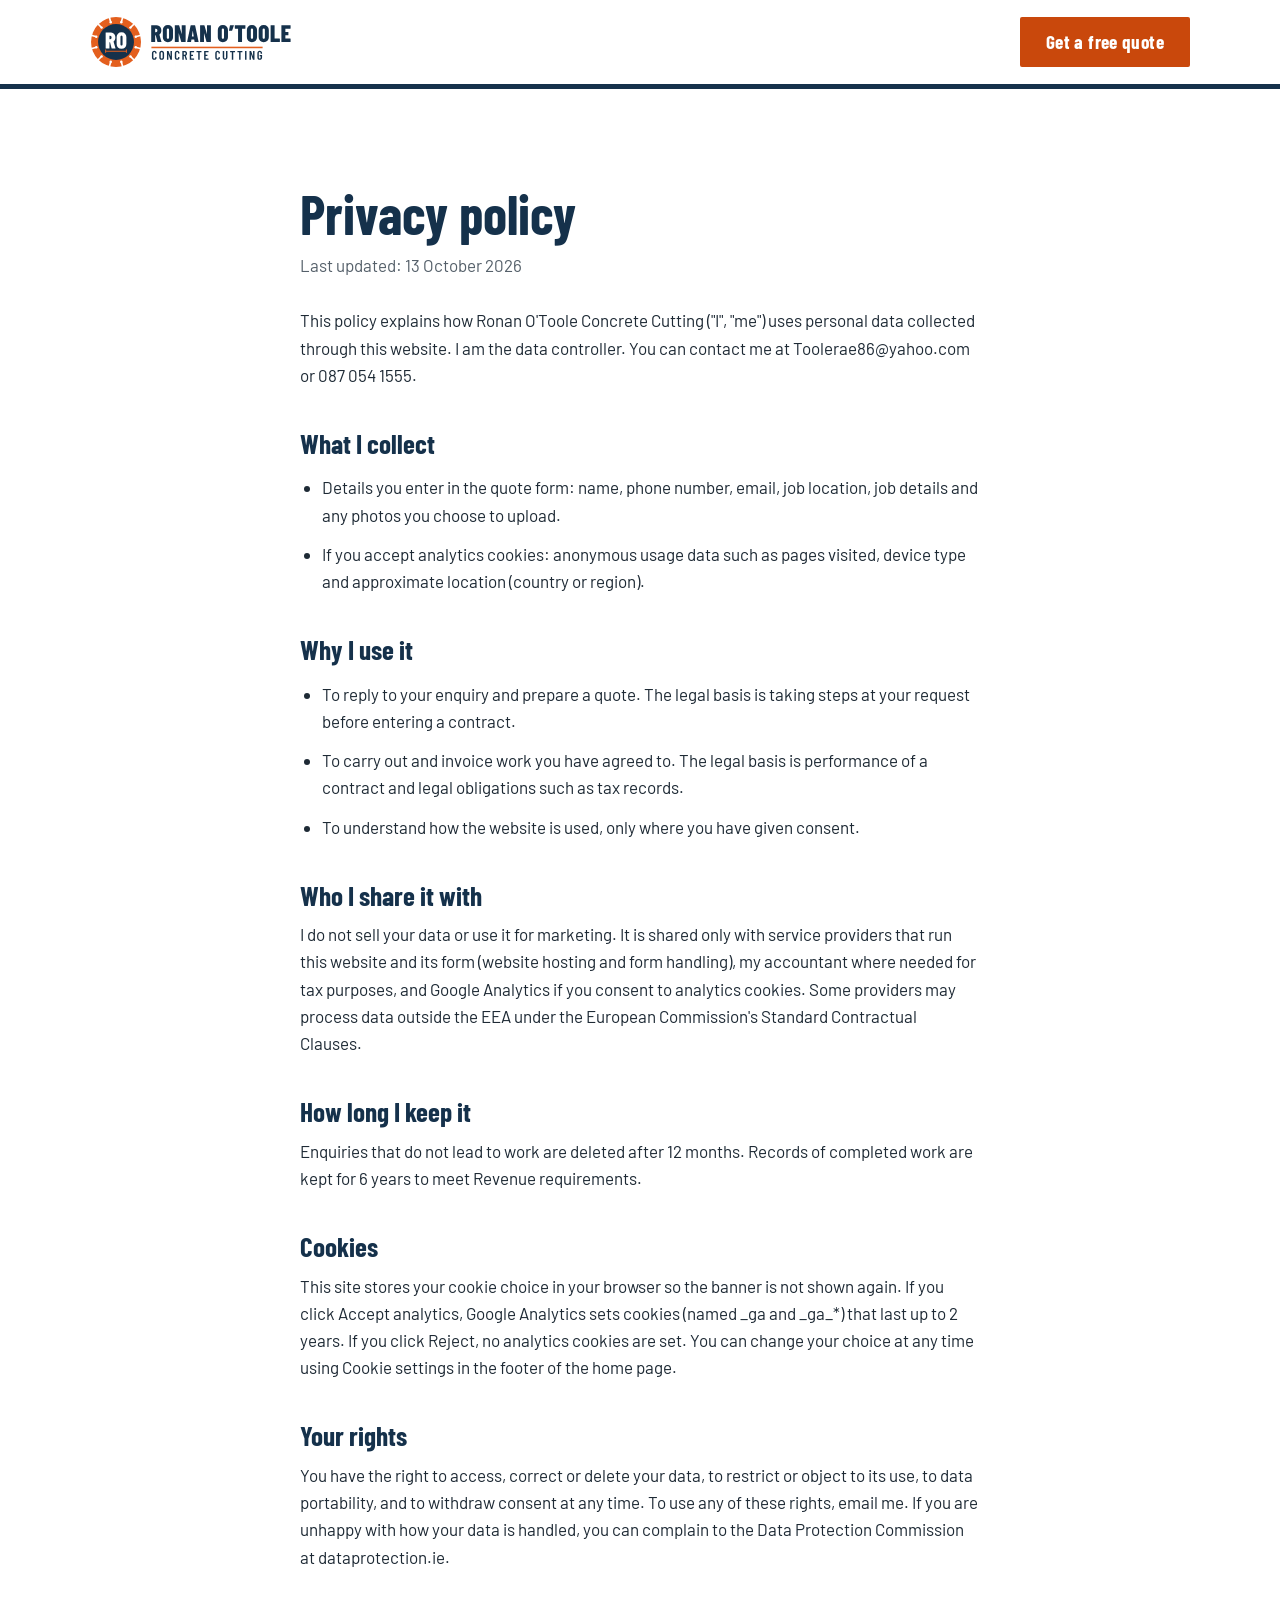
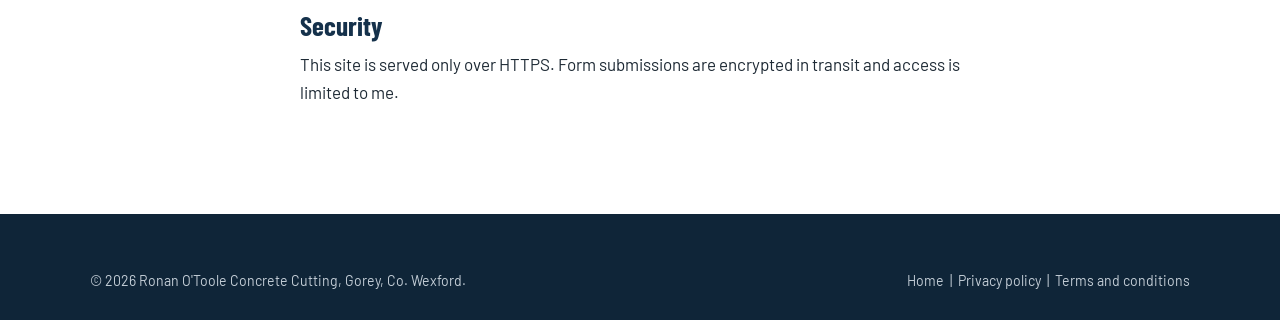
<file: privacy.html>
<!doctype html>
<html lang="en-IE">
<head>
<meta charset="utf-8">
<meta name="viewport" content="width=device-width, initial-scale=1, viewport-fit=cover">
<title>Privacy Policy | Ronan O'Toole Concrete Cutting</title>
<meta name="description" content="How Ronan O'Toole Concrete Cutting collects, uses and protects your personal data.">
<link rel="canonical" href="https://otoolecutting.ie/privacy.html">
<meta name="theme-color" content="#15314B">
<link rel="icon" href="assets/favicon.svg?v=451b79a6" type="image/svg+xml">
<link rel="icon" href="/assets/icon-192.png?v=ce5bff67" sizes="192x192" type="image/png">
<link rel="icon" href="assets/favicon-32.png?v=e3a708bb" sizes="32x32" type="image/png">
<link rel="apple-touch-icon" href="assets/apple-touch-icon.png?v=2dc33bfa">
<link rel="stylesheet" href="https://fonts.googleapis.com/css2?family=Barlow+Condensed:wght@600;700&family=Barlow:wght@400;600&display=swap">
<link rel="stylesheet" href="assets/style.css?v=d2e8f3e5">
</head>
<body>
<header class="simple-header"><div class="wrap">
<a class="logo" href="index.html"><img class="std" src="assets/logo.svg?v=3bca1841" alt="Ronan O'Toole Concrete Cutting, home" width="328" height="100"><img class="rev" src="assets/logo-reverse.svg?v=02b908e8" alt="" width="328" height="100"></a>
<a class="btn btn-primary" href="index.html#quote">Get a free quote</a>
</div></header>
<main id="main">
<article class="doc">
<h1>Privacy policy</h1>
<p class="updated">Last updated: 13 October 2026</p>
<p>This policy explains how Ronan O'Toole Concrete Cutting ("I", "me") uses personal data collected through this website. I am the data controller. You can contact me at Toolerae86@yahoo.com or 087 054 1555.</p>
<h2>What I collect</h2>
<ul><li>Details you enter in the quote form: name, phone number, email, job location, job details and any photos you choose to upload.</li><li>If you accept analytics cookies: anonymous usage data such as pages visited, device type and approximate location (country or region).</li></ul>
<h2>Why I use it</h2>
<ul><li>To reply to your enquiry and prepare a quote. The legal basis is taking steps at your request before entering a contract.</li><li>To carry out and invoice work you have agreed to. The legal basis is performance of a contract and legal obligations such as tax records.</li><li>To understand how the website is used, only where you have given consent.</li></ul>
<h2>Who I share it with</h2>
<p>I do not sell your data or use it for marketing. It is shared only with service providers that run this website and its form (website hosting and form handling), my accountant where needed for tax purposes, and Google Analytics if you consent to analytics cookies. Some providers may process data outside the EEA under the European Commission's Standard Contractual Clauses.</p>
<h2>How long I keep it</h2>
<p>Enquiries that do not lead to work are deleted after 12 months. Records of completed work are kept for 6 years to meet Revenue requirements.</p>
<h2 id="cookies">Cookies</h2>
<p>This site stores your cookie choice in your browser so the banner is not shown again. If you click Accept analytics, Google Analytics sets cookies (named _ga and _ga_*) that last up to 2 years. If you click Reject, no analytics cookies are set. You can change your choice at any time using Cookie settings in the footer of the home page.</p>
<h2>Your rights</h2>
<p>You have the right to access, correct or delete your data, to restrict or object to its use, to data portability, and to withdraw consent at any time. To use any of these rights, email me. If you are unhappy with how your data is handled, you can complain to the Data Protection Commission at dataprotection.ie.</p>
<h2>Security</h2>
<p>This site is served only over HTTPS. Form submissions are encrypted in transit and access is limited to me.</p>
</article>
</main>
<footer class="site-footer"><div class="wrap"><div class="legal" style="margin-top:0;border-top:0;padding-top:0">
<span>&copy; 2026 Ronan O'Toole Concrete Cutting, Gorey, Co. Wexford.</span>
<span><a href="index.html">Home</a> &nbsp;|&nbsp; <a href="privacy.html">Privacy policy</a> &nbsp;|&nbsp; <a href="terms.html">Terms and conditions</a></span>
</div></div></footer>
</body>
</html>
</file>
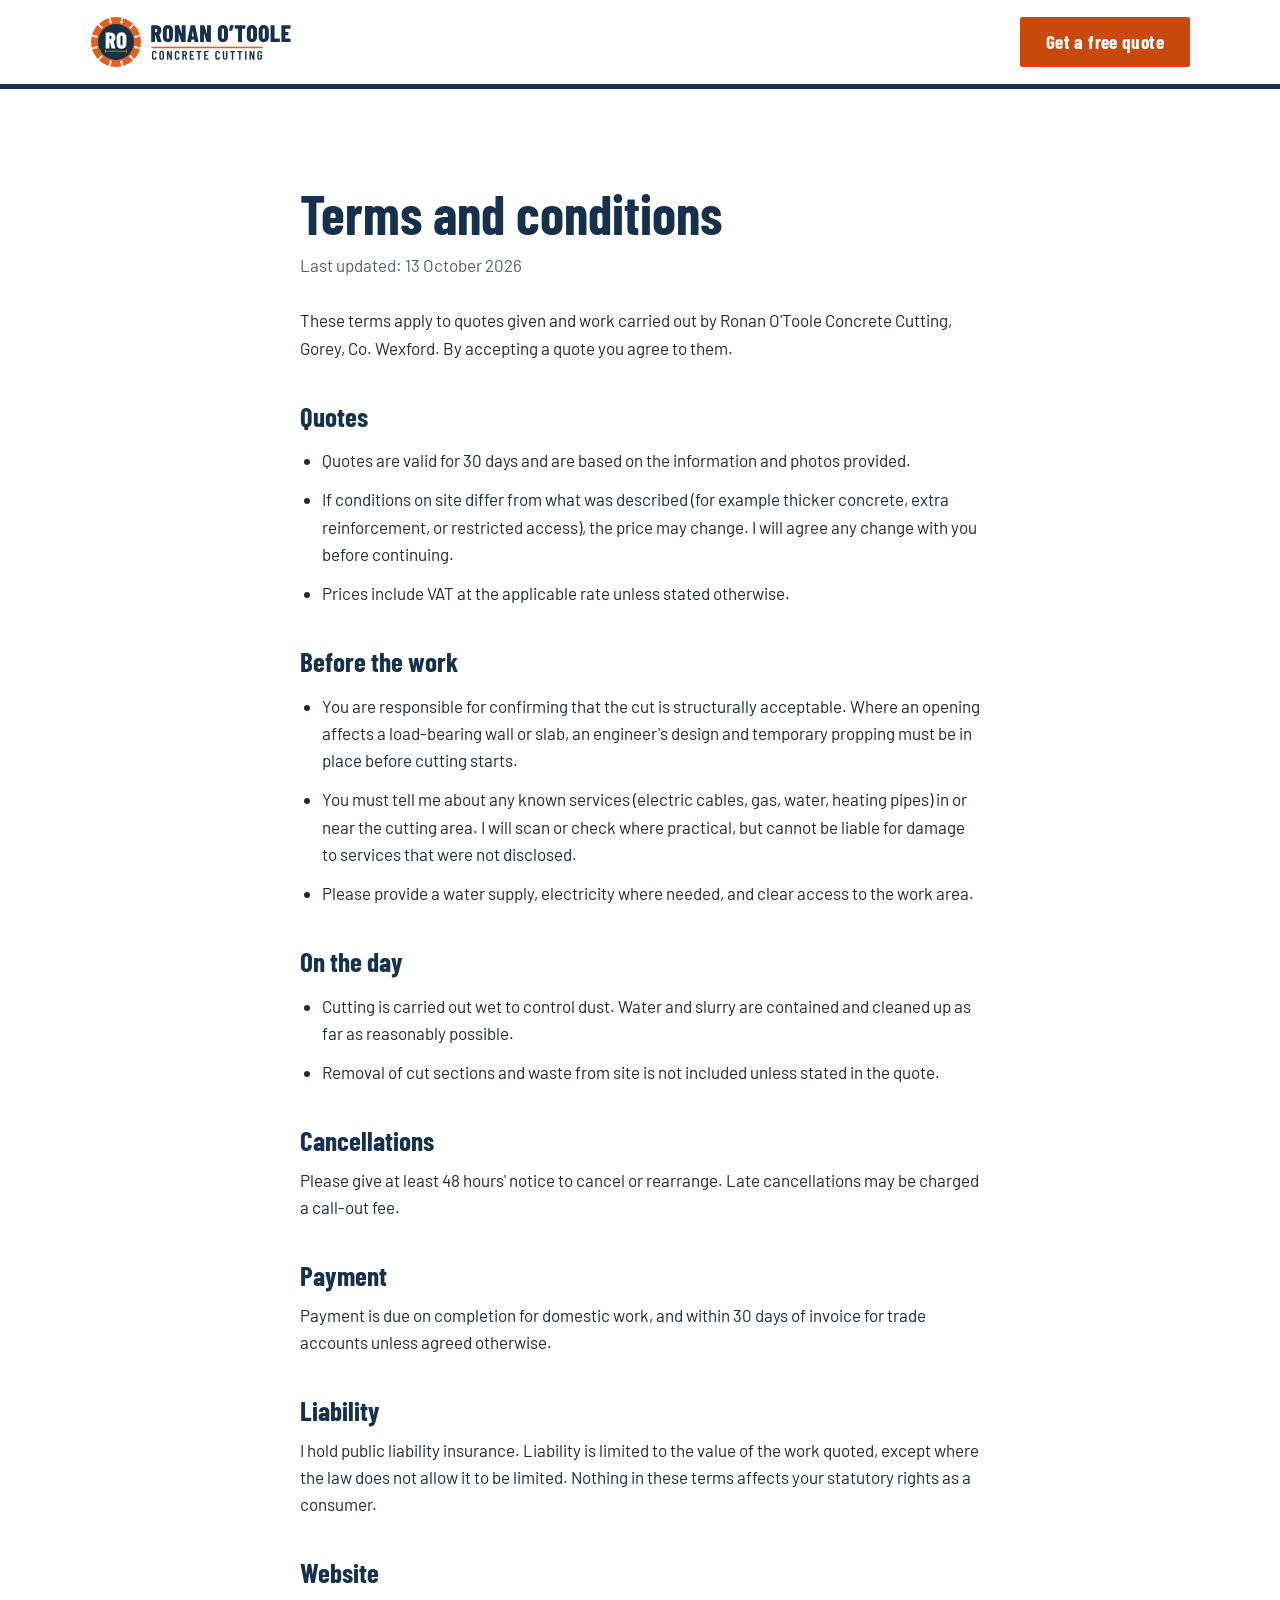
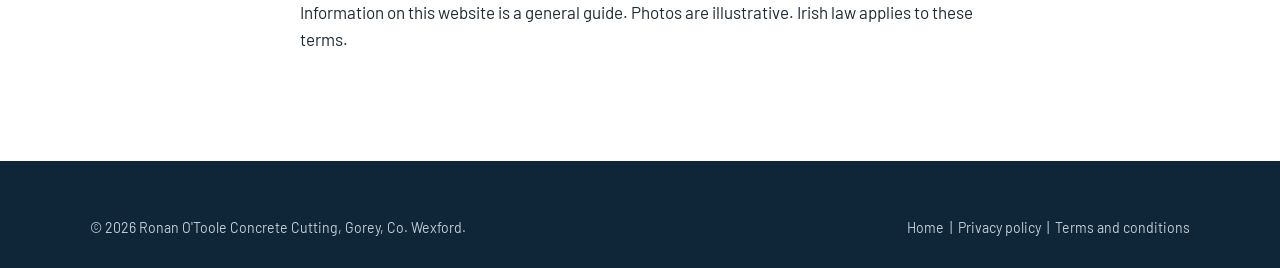
<file: terms.html>
<!doctype html>
<html lang="en-IE">
<head>
<meta charset="utf-8">
<meta name="viewport" content="width=device-width, initial-scale=1, viewport-fit=cover">
<title>Terms and Conditions | Ronan O'Toole Concrete Cutting</title>
<meta name="description" content="Terms for quotes and work carried out by Ronan O'Toole Concrete Cutting.">
<link rel="canonical" href="https://otoolecutting.ie/terms.html">
<meta name="theme-color" content="#15314B">
<link rel="icon" href="assets/favicon.svg?v=451b79a6" type="image/svg+xml">
<link rel="icon" href="/assets/icon-192.png?v=ce5bff67" sizes="192x192" type="image/png">
<link rel="icon" href="assets/favicon-32.png?v=e3a708bb" sizes="32x32" type="image/png">
<link rel="apple-touch-icon" href="assets/apple-touch-icon.png?v=2dc33bfa">
<link rel="stylesheet" href="https://fonts.googleapis.com/css2?family=Barlow+Condensed:wght@600;700&family=Barlow:wght@400;600&display=swap">
<link rel="stylesheet" href="assets/style.css?v=d2e8f3e5">
</head>
<body>
<header class="simple-header"><div class="wrap">
<a class="logo" href="index.html"><img class="std" src="assets/logo.svg?v=3bca1841" alt="Ronan O'Toole Concrete Cutting, home" width="328" height="100"><img class="rev" src="assets/logo-reverse.svg?v=02b908e8" alt="" width="328" height="100"></a>
<a class="btn btn-primary" href="index.html#quote">Get a free quote</a>
</div></header>
<main id="main">
<article class="doc">
<h1>Terms and conditions</h1>
<p class="updated">Last updated: 13 October 2026</p>
<p>These terms apply to quotes given and work carried out by Ronan O'Toole Concrete Cutting, Gorey, Co. Wexford. By accepting a quote you agree to them.</p>
<h2>Quotes</h2>
<ul><li>Quotes are valid for 30 days and are based on the information and photos provided.</li><li>If conditions on site differ from what was described (for example thicker concrete, extra reinforcement, or restricted access), the price may change. I will agree any change with you before continuing.</li><li>Prices include VAT at the applicable rate unless stated otherwise.</li></ul>
<h2>Before the work</h2>
<ul><li>You are responsible for confirming that the cut is structurally acceptable. Where an opening affects a load-bearing wall or slab, an engineer's design and temporary propping must be in place before cutting starts.</li><li>You must tell me about any known services (electric cables, gas, water, heating pipes) in or near the cutting area. I will scan or check where practical, but cannot be liable for damage to services that were not disclosed.</li><li>Please provide a water supply, electricity where needed, and clear access to the work area.</li></ul>
<h2>On the day</h2>
<ul><li>Cutting is carried out wet to control dust. Water and slurry are contained and cleaned up as far as reasonably possible.</li><li>Removal of cut sections and waste from site is not included unless stated in the quote.</li></ul>
<h2>Cancellations</h2>
<p>Please give at least 48 hours' notice to cancel or rearrange. Late cancellations may be charged a call-out fee.</p>
<h2>Payment</h2>
<p>Payment is due on completion for domestic work, and within 30 days of invoice for trade accounts unless agreed otherwise.</p>
<h2>Liability</h2>
<p>I hold public liability insurance. Liability is limited to the value of the work quoted, except where the law does not allow it to be limited. Nothing in these terms affects your statutory rights as a consumer.</p>
<h2>Website</h2>
<p>Information on this website is a general guide. Photos are illustrative. Irish law applies to these terms.</p>
</article>
</main>
<footer class="site-footer"><div class="wrap"><div class="legal" style="margin-top:0;border-top:0;padding-top:0">
<span>&copy; 2026 Ronan O'Toole Concrete Cutting, Gorey, Co. Wexford.</span>
<span><a href="index.html">Home</a> &nbsp;|&nbsp; <a href="privacy.html">Privacy policy</a> &nbsp;|&nbsp; <a href="terms.html">Terms and conditions</a></span>
</div></div></footer>
</body>
</html>
</file>
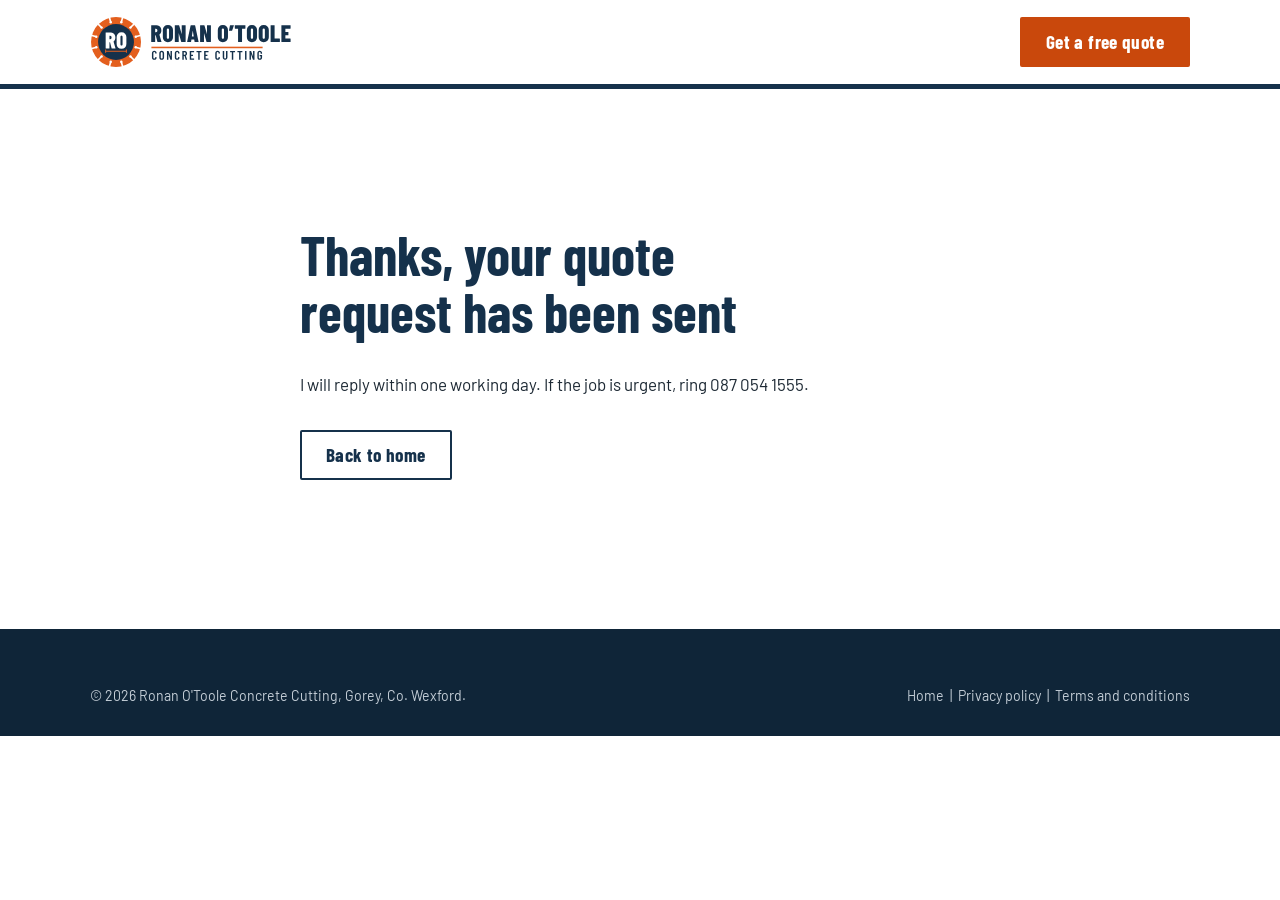
<file: thank-you.html>
<!doctype html>
<html lang="en-IE">
<head>
<meta charset="utf-8">
<meta name="viewport" content="width=device-width, initial-scale=1, viewport-fit=cover">
<title>Quote Request Sent | Ronan O'Toole Concrete Cutting</title>
<meta name="description" content="Your quote request has been sent.">
<meta name="robots" content="noindex">
<meta name="theme-color" content="#15314B">
<link rel="icon" href="assets/favicon.svg?v=451b79a6" type="image/svg+xml">
<link rel="icon" href="/assets/icon-192.png?v=ce5bff67" sizes="192x192" type="image/png">
<link rel="icon" href="assets/favicon-32.png?v=e3a708bb" sizes="32x32" type="image/png">
<link rel="apple-touch-icon" href="assets/apple-touch-icon.png?v=2dc33bfa">
<link rel="stylesheet" href="https://fonts.googleapis.com/css2?family=Barlow+Condensed:wght@600;700&family=Barlow:wght@400;600&display=swap">
<link rel="stylesheet" href="assets/style.css?v=d2e8f3e5">
</head>
<body>
<header class="simple-header"><div class="wrap">
<a class="logo" href="index.html"><img class="std" src="assets/logo.svg?v=3bca1841" alt="Ronan O'Toole Concrete Cutting, home" width="328" height="100"><img class="rev" src="assets/logo-reverse.svg?v=02b908e8" alt="" width="328" height="100"></a>
<a class="btn btn-primary" href="index.html#quote">Get a free quote</a>
</div></header>
<main id="main">
<section class="doc notfound">
<h1>Thanks, your quote request has been sent</h1>
<p>I will reply within one working day. If the job is urgent, ring 087 054 1555.</p>
<p><a class="btn btn-plain" href="index.html">Back to home</a></p>
</section>
</main>
<footer class="site-footer"><div class="wrap"><div class="legal" style="margin-top:0;border-top:0;padding-top:0">
<span>&copy; 2026 Ronan O'Toole Concrete Cutting, Gorey, Co. Wexford.</span>
<span><a href="index.html">Home</a> &nbsp;|&nbsp; <a href="privacy.html">Privacy policy</a> &nbsp;|&nbsp; <a href="terms.html">Terms and conditions</a></span>
</div></div></footer>
</body>
</html>
</file>
<file: assets/style.css>
/* Layout: white logo header over a full-width navy nav bar (the trade-site convention), split hero with a solid navy panel and photo, then white and stone bands on a 1180px grid. Square edges, orange reserved for actions. */
:root {
  --bg: #FFFFFF;
  --stone: #F1F2F0;
  --surface: #FFFFFF;
  --navy: #15314B;
  --navy-deep: #0F2538;
  --orange: #C9480C;
  --orange-hover: #A93B08;
  --orange-mark: #E35F1E;
  --ink: #15314B;
  --fg: #1E2A35;
  --muted: #55606A;
  --line: #DADDD9;
  --on-navy: #FFFFFF;
  --on-navy-muted: #C3CDD6;
  --link: #15314B;
  --ok: #2E7D4F;
  --err: #B3261E;
  --focus: #0B63CE;
  --field: #FFFFFF;
  --field-line: #8C959C;
  --display: "Barlow Condensed", "Arial Narrow", "Roboto Condensed", sans-serif;
  --body: "Barlow", "Segoe UI", system-ui, -apple-system, Arial, sans-serif;
  --wrap: 1180px;
  --gutter: clamp(16px, 4vw, 40px);
  --radius: 2px;
}
@media (prefers-color-scheme: dark) {
  :root:not([data-theme="light"]) {
    --bg: #0E1A25; --stone: #13212E; --surface: #172736; --navy: #15314B; --navy-deep: #0A1520;
    --ink: #F1F3F4; --fg: #E2E7EA; --muted: #A9B4BD; --line: #2A3B4B; --link: #F2A36F;
    --ok: #5CC489; --err: #FF8A80; --focus: #7FB3FF; --field: #0E1A25; --field-line: #5E6E7C; color-scheme: dark;
  }
}
:root[data-theme="dark"] {
  --bg: #0E1A25; --stone: #13212E; --surface: #172736; --navy: #15314B; --navy-deep: #0A1520;
  --ink: #F1F3F4; --fg: #E2E7EA; --muted: #A9B4BD; --line: #2A3B4B; --link: #F2A36F;
  --ok: #5CC489; --err: #FF8A80; --focus: #7FB3FF; --field: #0E1A25; --field-line: #5E6E7C; color-scheme: dark;
}

*, *::before, *::after { box-sizing: border-box; }
html { scroll-behavior: smooth; scroll-padding-top: 90px; }
@media (prefers-reduced-motion: reduce) { html { scroll-behavior: auto; } * { transition: none !important; } }
body { margin: 0; background: var(--bg); color: var(--fg); font: 400 17px/1.6 var(--body); -webkit-font-smoothing: antialiased; }
img { max-width: 100%; height: auto; display: block; }
.photo { filter: saturate(.8) contrast(1.04); }
a { color: var(--link); text-underline-offset: 3px; }
a:hover { text-decoration-thickness: 2px; }
:focus-visible { outline: 3px solid var(--focus); outline-offset: 2px; }
h1, h2, h3 { font-family: var(--display); font-weight: 700; line-height: 1.05; text-wrap: balance; margin: 0; color: var(--ink); }
h1 { font-size: clamp(2.5rem, 5.4vw, 4.1rem); }
h2 { font-size: clamp(2rem, 4vw, 2.9rem); }
h3 { font-size: 1.5rem; font-weight: 600; }
p { margin: 0; }
.wrap { max-width: var(--wrap); margin-inline: auto; padding-inline: var(--gutter); }
.skip { position: absolute; left: -999px; top: 0; background: var(--orange); color: #fff; padding: 10px 14px; z-index: 100; }
.skip:focus { left: 12px; top: 12px; }
.visually-hidden { position: absolute !important; width: 1px; height: 1px; overflow: hidden; clip: rect(0 0 0 0); white-space: nowrap; }

/* Buttons */
.btn { display: inline-flex; align-items: center; justify-content: center; gap: 10px; min-height: 50px; padding: 12px 24px; border: 2px solid transparent; border-radius: var(--radius); font: 700 1.2rem/1 var(--display); letter-spacing: .02em; text-decoration: none; cursor: pointer; transition: background-color .15s, color .15s, border-color .15s; }
.btn-primary { background: var(--orange); color: #fff; }
.btn-primary:hover { background: var(--orange-hover); }
.btn-outline { background: transparent; color: #fff; border-color: rgba(255,255,255,.75); }
.btn-outline:hover { background: #fff; color: #15314B; }
.btn-plain { background: transparent; color: var(--ink); border-color: var(--ink); }
.btn-plain:hover { background: var(--ink); color: var(--bg); }
.btn svg { width: 18px; height: 18px; flex: none; }

/* Header: one sticky bar with logo, menu and actions */
.topnav { position: sticky; top: 0; z-index: 50; background: var(--surface); border-bottom: 4px solid var(--navy); padding-top: env(safe-area-inset-top, 0px); }
.topnav .wrap { display: flex; align-items: center; gap: 28px; min-height: 76px; }
.logo { display: block; flex: none; }
.logo img { height: 50px; width: auto; }
.logo .rev { display: none; }
@media (prefers-color-scheme: dark) { :root:not([data-theme="light"]) .logo .std { display: none; } :root:not([data-theme="light"]) .logo .rev { display: block; } }
:root[data-theme="dark"] .logo .std { display: none; }
:root[data-theme="dark"] .logo .rev { display: block; }
#site-nav { margin-left: auto; }
#site-nav ul { display: flex; list-style: none; margin: 0; padding: 0; }
#site-nav ul a { display: block; padding: 26px 13px 23px; color: var(--ink); text-decoration: none; font: 700 1.12rem/1 var(--display); letter-spacing: .02em; border-bottom: 3px solid transparent; }
#site-nav ul a:hover { border-bottom-color: var(--orange-mark); }
.menu-extra { display: none; }
.top-actions { display: flex; align-items: center; gap: 18px; }
.top-phone { display: flex; align-items: center; gap: 8px; color: var(--ink); text-decoration: none; font: 700 1.15rem/1 var(--display); white-space: nowrap; }
.top-phone svg { width: 18px; height: 18px; color: var(--orange-mark); }
.top-cta { min-height: 46px; padding: 10px 18px; }
.menu-toggle { display: none; }
@media (max-width: 1180px) { .top-phone span { display: none; } .top-phone { width: 46px; height: 46px; justify-content: center; border: 1px solid var(--line); } }
@media (max-width: 980px) {
  .topnav .wrap { min-height: 64px; gap: 10px; }
  .logo img { height: 40px; }
  .top-actions { margin-left: auto; gap: 8px; }
  .top-phone { width: 44px; height: 44px; }
  .top-cta { min-height: 44px; padding: 8px 14px; font-size: 1.05rem; }
  .menu-toggle { display: inline-flex; flex-direction: column; align-items: center; justify-content: center; gap: 2px; width: 52px; height: 44px; background: var(--navy); color: #fff; border: 0; border-radius: var(--radius); font: 700 .72rem/1 var(--display); letter-spacing: .06em; cursor: pointer; padding: 0; }
  .menu-toggle svg { width: 20px; height: 20px; }
  .menu-toggle .i-close { display: none; }
  .menu-toggle[aria-expanded="true"] .i-open { display: none; }
  .menu-toggle[aria-expanded="true"] .i-close { display: block; }
  #site-nav { position: absolute; left: 0; right: 0; top: 100%; margin: 0; background: var(--surface); border-top: 1px solid var(--line); box-shadow: 0 14px 24px rgba(0,0,0,.18); max-height: calc(100dvh - 68px); overflow-y: auto; padding: 4px var(--gutter) 20px; }
  #site-nav[data-open="false"] { display: none; }
  #site-nav ul { flex-direction: column; }
  #site-nav ul a { padding: 16px 0; font-size: 1.3rem; border-bottom: 1px solid var(--line); }
  .menu-extra { display: grid; gap: 10px; padding-top: 18px; }
  .menu-extra .btn { width: 100%; }
  .menu-extra p { color: var(--muted); font-size: .92rem; margin-top: 6px; overflow-wrap: anywhere; }
}
@media (max-width: 400px) { .logo img { height: 34px; } .top-cta { display: none; } }

/* Hero: compact, text only */
.hero { background: var(--navy); color: #fff; }
.hero .wrap { padding-block: clamp(40px, 7vw, 88px); display: grid; gap: 18px; justify-items: start; }
.hero-loc { display: inline-flex; align-items: center; gap: 8px; color: var(--on-navy-muted); font-weight: 600; font-size: .98rem; }
.hero-loc svg { width: 18px; height: 18px; color: var(--orange-mark); }
.hero h1 { color: #fff; max-width: 20ch; font-size: clamp(2.2rem, 5vw, 3.8rem); }
.hero .lead { font-size: 1.15rem; color: var(--on-navy-muted); max-width: 58ch; }
.hero .actions { display: flex; flex-wrap: wrap; gap: 12px; margin-top: 6px; }
@media (max-width: 560px) {
  .hero .wrap { padding-block: 32px 36px; gap: 14px; }
  .hero .lead { font-size: 1.05rem; }
  .hero .actions { display: grid; grid-template-columns: minmax(0, 1fr); width: 100%; }
  .hero .actions .btn { width: 100%; }
}

/* Facts strip */
.facts { border-bottom: 1px solid var(--line); background: var(--surface); }
.facts ul { list-style: none; margin: 0; padding: 0; display: grid; grid-template-columns: repeat(4, minmax(0, 1fr)); }
.facts li { display: flex; gap: 14px; align-items: flex-start; padding: 26px 24px 26px 0; min-width: 0; }
.facts li + li { padding-left: 24px; border-left: 1px solid var(--line); }
.facts svg { width: 28px; height: 28px; flex: none; color: var(--orange-mark); }
.facts b { display: block; font: 700 1.25rem/1.15 var(--display); color: var(--ink); }
.facts span { font-size: .95rem; color: var(--muted); }
@media (max-width: 980px) { .facts ul { grid-template-columns: repeat(2, minmax(0, 1fr)); } .facts li:nth-child(3) { padding-left: 0; border-left: 0; } .facts li:nth-child(n+3) { border-top: 1px solid var(--line); } }
@media (max-width: 560px) { .facts ul { grid-template-columns: minmax(0, 1fr); } .facts li, .facts li + li { padding: 18px 0; border-left: 0; } .facts li + li { border-top: 1px solid var(--line); } }

/* Sections */
.section { padding-block: clamp(60px, 8vw, 104px); }
.section.stone { background: var(--stone); }
.section-head { display: grid; grid-template-columns: minmax(0, 1fr) minmax(0, 1fr); gap: 16px 56px; align-items: end; margin-bottom: 44px; }
.section-head h2 { position: relative; padding-top: 22px; }
.section-head h2::before { content: ""; position: absolute; left: 0; top: 0; width: 56px; height: 5px; background: var(--orange-mark); }
.section-head p { color: var(--muted); max-width: 56ch; }
@media (max-width: 820px) { .section-head { grid-template-columns: minmax(0, 1fr); } }
.band { background: var(--navy); color: var(--on-navy); }
.band h2, .band h3 { color: #fff; }
.band .section-head p, .band .muted { color: var(--on-navy-muted); }

/* Services: ruled grid, no photos */
.services { display: grid; grid-template-columns: repeat(3, minmax(0, 1fr)); border-top: 1px solid var(--line); border-left: 1px solid var(--line); background: var(--surface); }
.service { padding: 32px 28px; border-right: 1px solid var(--line); border-bottom: 1px solid var(--line); display: grid; gap: 12px; align-content: start; min-width: 0; }
.service .svc-ico { width: 52px; height: 52px; display: grid; place-items: center; background: var(--navy); color: #fff; }
.service .svc-ico svg { width: 28px; height: 28px; }
.service h3 { margin-top: 6px; }
.service p { color: var(--muted); }
.service ul { margin: 4px 0 0; padding: 0; list-style: none; display: grid; gap: 6px; font-size: .96rem; }
.service li { padding-left: 18px; position: relative; }
.service li::before { content: ""; position: absolute; left: 0; top: .6em; width: 8px; height: 8px; background: var(--orange-mark); }
@media (max-width: 980px) { .services { grid-template-columns: repeat(2, minmax(0, 1fr)); } }
@media (max-width: 620px) { .services { grid-template-columns: minmax(0, 1fr); } .service { padding: 26px 20px; } }

/* Capability table */
.table-scroll { overflow-x: auto; border: 1px solid var(--line); background: var(--surface); }
table.spec { width: 100%; border-collapse: collapse; min-width: 720px; font-size: .98rem; }
.spec th, .spec td { text-align: left; padding: 16px 20px; border-bottom: 1px solid var(--line); vertical-align: top; }
.spec thead th { font: 700 1.05rem/1.2 var(--display); letter-spacing: .02em; color: #fff; background: var(--navy); }
.spec tbody th { font: 700 1.2rem/1.2 var(--display); color: var(--ink); white-space: nowrap; }
.spec td.num { font-variant-numeric: tabular-nums; white-space: nowrap; font-weight: 600; color: var(--ink); }
.spec tbody tr:nth-child(even) { background: var(--stone); }
.spec tr:last-child th, .spec tr:last-child td { border-bottom: 0; }
.note { margin-top: 14px; font-size: .92rem; color: var(--muted); }

/* Safety */
.safety { display: grid; grid-template-columns: repeat(4, minmax(0, 1fr)); border-top: 1px solid rgba(255,255,255,.18); }
.safety > div { padding: 28px 28px 8px 0; min-width: 0; }
.safety > div + div { padding-left: 28px; border-left: 1px solid rgba(255,255,255,.18); }
.safety svg { width: 32px; height: 32px; color: var(--orange-mark); margin-bottom: 14px; }
.safety h3 { font-size: 1.35rem; margin-bottom: 8px; }
.safety p { color: var(--on-navy-muted); font-size: .98rem; }
@media (max-width: 900px) { .safety { grid-template-columns: repeat(2, minmax(0, 1fr)); } .safety > div:nth-child(3) { padding-left: 0; border-left: 0; } }
@media (max-width: 520px) { .safety { grid-template-columns: minmax(0, 1fr); } .safety > div, .safety > div + div { padding: 24px 0 8px; border-left: 0; } .safety > div + div { border-top: 1px solid rgba(255,255,255,.18); } }

/* Process */
.steps { list-style: none; margin: 0; padding: 0; display: grid; grid-template-columns: repeat(4, minmax(0, 1fr)); gap: 24px; counter-reset: step; }
.steps li { counter-increment: step; min-width: 0; border-top: 3px solid var(--ink); padding-top: 20px; }
.steps li::before { content: "Step " counter(step); display: block; font: 700 1rem/1 var(--display); letter-spacing: .04em; color: var(--orange); margin-bottom: 10px; }
.steps h3 { font-size: 1.4rem; margin-bottom: 8px; }
.steps p { color: var(--muted); font-size: .98rem; }
@media (max-width: 900px) { .steps { grid-template-columns: repeat(2, minmax(0, 1fr)); } }
@media (max-width: 520px) { .steps { grid-template-columns: minmax(0, 1fr); } }

/* Gallery: four photos */
.gallery { display: grid; grid-template-columns: repeat(4, minmax(0, 1fr)); gap: 16px; }
.gallery figure { margin: 0; min-width: 0; }
.gallery button { display: block; width: 100%; padding: 0; border: 0; background: var(--line); cursor: zoom-in; aspect-ratio: 4 / 3; overflow: hidden; max-width: 100%; }
.gallery img { width: 100%; height: 100%; object-fit: cover; transition: transform .3s; }
.gallery button:hover img { transform: scale(1.03); }
.gallery figcaption { padding: 12px 0 0; font-size: .94rem; color: var(--muted); }
.gallery figcaption b { color: var(--ink); font-weight: 600; display: block; }
@media (max-width: 900px) { .gallery { grid-template-columns: repeat(2, minmax(0, 1fr)); } }
@media (max-width: 480px) { .gallery { grid-template-columns: minmax(0, 1fr); } }
.lightbox { border: 0; padding: 0; max-width: min(1100px, 94vw); background: #0A1520; color: #fff; }
.lightbox::backdrop { background: rgba(8,16,24,.86); }
.lightbox img { max-height: 78vh; width: 100%; object-fit: contain; }
.lightbox .lb-bar { display: flex; justify-content: space-between; align-items: center; gap: 16px; padding: 14px 18px; }
.lightbox button { background: var(--orange); color: #fff; border: 0; border-radius: var(--radius); padding: 10px 16px; font: 700 1rem/1 var(--display); cursor: pointer; }

/* About */
.about { display: grid; grid-template-columns: minmax(0, 5fr) minmax(0, 7fr); gap: clamp(32px, 6vw, 80px); align-items: start; }
@media (max-width: 860px) { .about { grid-template-columns: minmax(0, 1fr); } }
.about figure { margin: 0; }
.about figure img { width: 100%; aspect-ratio: 4 / 3; object-fit: cover; max-width: 100%; }
.about figure figcaption { font-size: .9rem; color: var(--muted); margin-top: 10px; }
.about .copy { display: grid; gap: 18px; max-width: 62ch; }
.about .sig { font: 700 1.35rem/1.2 var(--display); color: var(--ink); }
.about .sig small { display: block; font: 400 .95rem/1.4 var(--body); color: var(--muted); }

/* Areas */
.areas { display: grid; grid-template-columns: minmax(0, 5fr) minmax(0, 7fr); gap: clamp(32px, 6vw, 80px); align-items: start; }
@media (max-width: 860px) { .areas { grid-template-columns: minmax(0, 1fr); } }
.towns { list-style: none; margin: 0; padding: 0; columns: 3 160px; column-gap: 32px; }
.towns li { padding: 9px 0; border-bottom: 1px solid var(--line); break-inside: avoid; }
.towns li.base { color: var(--orange); font-weight: 700; }
.areas .muted { margin-top: 16px; color: var(--muted); }

/* Quote form */
.quote { display: grid; grid-template-columns: minmax(0, 8fr) minmax(0, 4fr); gap: clamp(32px, 5vw, 64px); align-items: start; }
@media (max-width: 920px) { .quote { grid-template-columns: minmax(0, 1fr); } }
form.quote-form { background: var(--surface); border: 1px solid var(--line); border-top: 5px solid var(--navy); padding: clamp(20px, 4vw, 40px); display: grid; gap: 22px; }
.form-row { display: grid; grid-template-columns: repeat(2, minmax(0, 1fr)); gap: 22px; }
@media (max-width: 620px) { .form-row { grid-template-columns: minmax(0, 1fr); } }
.field { display: grid; gap: 7px; min-width: 0; }
.field label, fieldset legend { font-weight: 600; color: var(--ink); font-size: .98rem; }
.field .hint { font-size: .88rem; color: var(--muted); }
.req { color: var(--err); }
input[type="text"], input[type="tel"], input[type="email"], select, textarea { width: 100%; font: inherit; color: var(--fg); background: var(--field); border: 1px solid var(--field-line); border-radius: var(--radius); padding: 12px 14px; min-height: 50px; }
textarea { min-height: 140px; resize: vertical; }
input:focus, select:focus, textarea:focus { outline: 3px solid var(--focus); outline-offset: 0; border-color: var(--focus); }
.field[data-invalid="true"] input, .field[data-invalid="true"] select, .field[data-invalid="true"] textarea { border-color: var(--err); border-width: 2px; }
.error { color: var(--err); font-size: .9rem; font-weight: 600; }
.error:empty { display: none; }
fieldset { border: 0; margin: 0; padding: 0; min-width: 0; }
.choice-row { display: flex; flex-wrap: wrap; gap: 10px; margin-top: 8px; }
.choice { position: relative; }
.choice input { position: absolute; opacity: 0; inset: 0; cursor: pointer; }
.choice span { display: block; padding: 11px 16px; border: 1px solid var(--field-line); border-radius: var(--radius); background: var(--field); font-weight: 600; }
.choice input:checked + span { background: var(--navy); color: #fff; border-color: var(--navy); }
.choice input:focus-visible + span { outline: 3px solid var(--focus); outline-offset: 2px; }
.consent { display: flex; gap: 12px; align-items: flex-start; font-size: .95rem; }
.consent input { width: 22px; height: 22px; margin-top: 2px; flex: none; accent-color: var(--navy); }
.hp { position: absolute !important; left: -10000px; width: 1px; height: 1px; overflow: hidden; }
.form-foot { display: flex; flex-wrap: wrap; gap: 16px; align-items: center; justify-content: space-between; }
.form-status { font-weight: 600; }
.form-status[data-state="ok"] { color: var(--ok); }
.form-status[data-state="err"] { color: var(--err); }
.success-panel { border-left: 6px solid var(--orange-mark); background: var(--surface); padding: 28px; display: grid; gap: 10px; }
.contact-card { background: var(--navy); color: #fff; padding: 28px; display: grid; gap: 22px; }
.contact-card h3 { color: #fff; }
.contact-card dl { margin: 0; display: grid; gap: 18px; }
.contact-card dt { font: 700 1rem/1 var(--display); letter-spacing: .03em; color: var(--on-navy-muted); margin-bottom: 4px; }
.contact-card dd { margin: 0; font-size: 1.1rem; font-weight: 600; overflow-wrap: anywhere; }
.contact-card dd a { color: #fff; text-decoration: none; }
.contact-card dd a:hover { text-decoration: underline; }
.contact-card dd small { display: block; font-weight: 400; font-size: .92rem; color: var(--on-navy-muted); }
.copy-btn { margin-left: 8px; background: none; border: 1px solid rgba(255,255,255,.35); color: var(--on-navy-muted); font: 600 .8rem/1 var(--body); padding: 5px 8px; border-radius: var(--radius); cursor: pointer; vertical-align: middle; }

/* Footer */
.site-footer { background: var(--navy-deep); color: var(--on-navy-muted); font-size: .95rem; padding-block: 56px 28px; }
.site-footer .cols { display: grid; grid-template-columns: minmax(0, 2fr) repeat(3, minmax(0, 1fr)); gap: 32px; }
@media (max-width: 860px) { .site-footer .cols { grid-template-columns: repeat(2, minmax(0, 1fr)); } }
@media (max-width: 520px) { .site-footer .cols { grid-template-columns: minmax(0, 1fr); } }
.site-footer h3 { color: #fff; font-size: 1.2rem; margin-bottom: 12px; }
.site-footer ul { list-style: none; margin: 0; padding: 0; display: grid; gap: 8px; }
.site-footer a { color: var(--on-navy-muted); text-decoration: none; }
.site-footer a:hover { color: #fff; text-decoration: underline; }
.site-footer .f-logo img { height: 56px; width: auto; margin-bottom: 16px; }
.site-footer .legal { margin-top: 44px; padding-top: 20px; border-top: 1px solid rgba(255,255,255,.14); display: flex; flex-wrap: wrap; gap: 10px 24px; justify-content: space-between; font-size: .88rem; }
.site-footer button.linklike { background: none; border: 0; padding: 0; color: var(--on-navy-muted); font: inherit; cursor: pointer; text-decoration: underline; }


/* Cookie banner */
.cookie { position: fixed; z-index: 70; left: 16px; right: 16px; bottom: calc(16px + env(safe-area-inset-bottom, 0px)); max-width: 540px; background: var(--surface); color: var(--fg); border: 1px solid var(--line); border-top: 5px solid var(--navy); padding: 20px; box-shadow: 0 10px 30px rgba(0,0,0,.22); display: grid; gap: 14px; }
.cookie h2 { font-size: 1.4rem; }
.cookie p { font-size: .95rem; color: var(--muted); }
.cookie .row { display: flex; flex-wrap: wrap; gap: 10px; }
.cookie .btn { min-height: 44px; font-size: 1.05rem; padding: 10px 18px; }
@media (max-width: 720px) { .cookie { bottom: calc(72px + env(safe-area-inset-bottom, 0px)); } }

/* Legal and 404 pages */
.simple-header { background: var(--surface); border-bottom: 5px solid var(--navy); }
.simple-header .wrap { display: flex; align-items: center; justify-content: space-between; gap: 16px; min-height: 84px; }
.simple-header .logo img { height: 52px; }
@media (max-width: 480px) { .simple-header .btn { display: none; } }
.doc { max-width: 760px; margin-inline: auto; padding: clamp(48px, 8vw, 96px) var(--gutter); }
.doc h1 { font-size: clamp(2.4rem, 5vw, 3.4rem); margin-bottom: 10px; }
.doc h2 { font-size: 1.7rem; margin: 40px 0 12px; }
.doc p, .doc li { color: var(--fg); margin-bottom: 12px; }
.doc ul { padding-left: 22px; }
.doc .updated { color: var(--muted); margin-bottom: 28px; }
.notfound { min-height: 60vh; display: grid; align-content: center; gap: 20px; }
.notfound .code { font: 700 clamp(6rem, 20vw, 11rem)/0.9 var(--display); color: var(--orange-mark); }

/* Facts on phones: compact 2 x 2 */
@media (max-width: 560px) {
  .facts ul { grid-template-columns: repeat(2, minmax(0, 1fr)); }
  .facts li, .facts li + li { padding: 16px 12px 16px 0; border-left: 0; border-top: 0; flex-direction: column; gap: 6px; }
  .facts li:nth-child(even) { padding-left: 14px; border-left: 1px solid var(--line); }
  .facts li:nth-child(n+3) { border-top: 1px solid var(--line); }
  .facts b { font-size: 1.1rem; }
  .facts span { font-size: .88rem; line-height: 1.35; }
}

/* General phone spacing */
@media (max-width: 560px) {
  body { font-size: 16px; }
  .section { padding-block: 48px; }
  .section-head { margin-bottom: 28px; gap: 10px; }
  .section-head h2 { padding-top: 16px; }
  h2 { font-size: 2rem; }
  h3 { font-size: 1.35rem; }
  .service ul { display: none; }
  .service { grid-template-columns: 44px minmax(0, 1fr); column-gap: 14px; row-gap: 6px; padding: 20px 16px; }
  .service .svc-ico { width: 44px; height: 44px; grid-row: span 2; }
  .service .svc-ico svg { width: 24px; height: 24px; }
  .service h3 { margin-top: 0; align-self: center; }
  .service p { font-size: .97rem; grid-column: 2; }
  .towns { columns: 2; }
  form.quote-form { padding: 20px 16px; gap: 18px; }
  .contact-card { padding: 22px 18px; }
  .about figure img { aspect-ratio: 16 / 9; }
}

/* Capability table becomes stacked cards on phones */
@media (max-width: 700px) {
  .table-scroll { overflow: visible; border: 0; background: transparent; }
  table.spec { min-width: 0; }
  .spec thead { position: absolute; width: 1px; height: 1px; overflow: hidden; clip: rect(0 0 0 0); }
  .spec, .spec tbody, .spec tr, .spec th, .spec td { display: block; width: 100%; }
  .spec tr { background: var(--surface) !important; border: 1px solid var(--line); border-top: 4px solid var(--navy); margin-bottom: 12px; padding: 4px 16px 8px; }
  .spec tbody th { padding: 12px 0 8px; border-bottom: 1px solid var(--line); white-space: normal; }
  .spec td { display: grid; grid-template-columns: 96px minmax(0, 1fr); gap: 12px; padding: 8px 0; border-bottom: 1px solid var(--line); white-space: normal !important; }
  .spec td::before { content: attr(data-label); font-weight: 600; color: var(--muted); font-size: .9rem; }
  .spec tr td:last-child { border-bottom: 0; }
}

/* Gallery swipes sideways on phones */
@media (max-width: 600px) {
  .gallery { grid-template-columns: none; grid-auto-flow: column; grid-auto-columns: 82%; overflow-x: auto; scroll-snap-type: x mandatory; gap: 12px; padding-bottom: 8px; margin-inline: calc(var(--gutter) * -1); padding-inline: var(--gutter); scroll-padding-inline: var(--gutter); }
  .gallery figure { scroll-snap-align: start; }
}

/* No wrapping in the top bar */
#site-nav ul a, .btn, .top-phone { white-space: nowrap; }
@media (min-width: 981px) { .topnav .wrap { align-items: stretch; } .logo, .top-actions { align-self: center; } #site-nav ul { height: 100%; } #site-nav ul a { display: flex; align-items: center; height: 100%; padding: 0 12px; } }

/* Compact cookie notice on phones */
@media (max-width: 560px) {
  .cookie { left: 10px; right: 10px; padding: 14px; gap: 10px; border-top-width: 4px; }
  .cookie h2 { font-size: 1.15rem; }
  .cookie p { font-size: .86rem; line-height: 1.45; }
  .cookie .row { display: grid; grid-template-columns: 1fr 1fr; }
  .cookie .btn { min-height: 42px; font-size: 1rem; padding: 8px 10px; }
}

/* About: at-a-glance panel instead of a photo */
.about-panel { background: var(--navy); color: #fff; padding: 28px; display: grid; gap: 20px; align-content: start; }
.about-panel img { width: 72px; height: 72px; }
.about-panel dl { margin: 0; display: grid; gap: 0; }
.about-panel dl div { padding: 12px 0; border-top: 1px solid rgba(255,255,255,.16); }
.about-panel dt { font: 700 .95rem/1 var(--display); letter-spacing: .04em; color: var(--on-navy-muted); margin-bottom: 4px; }
.about-panel dd { margin: 0; font-weight: 600; }
.about-panel .btn { width: 100%; }
@media (max-width: 860px) { .about-panel { order: 2; } }
</file>
